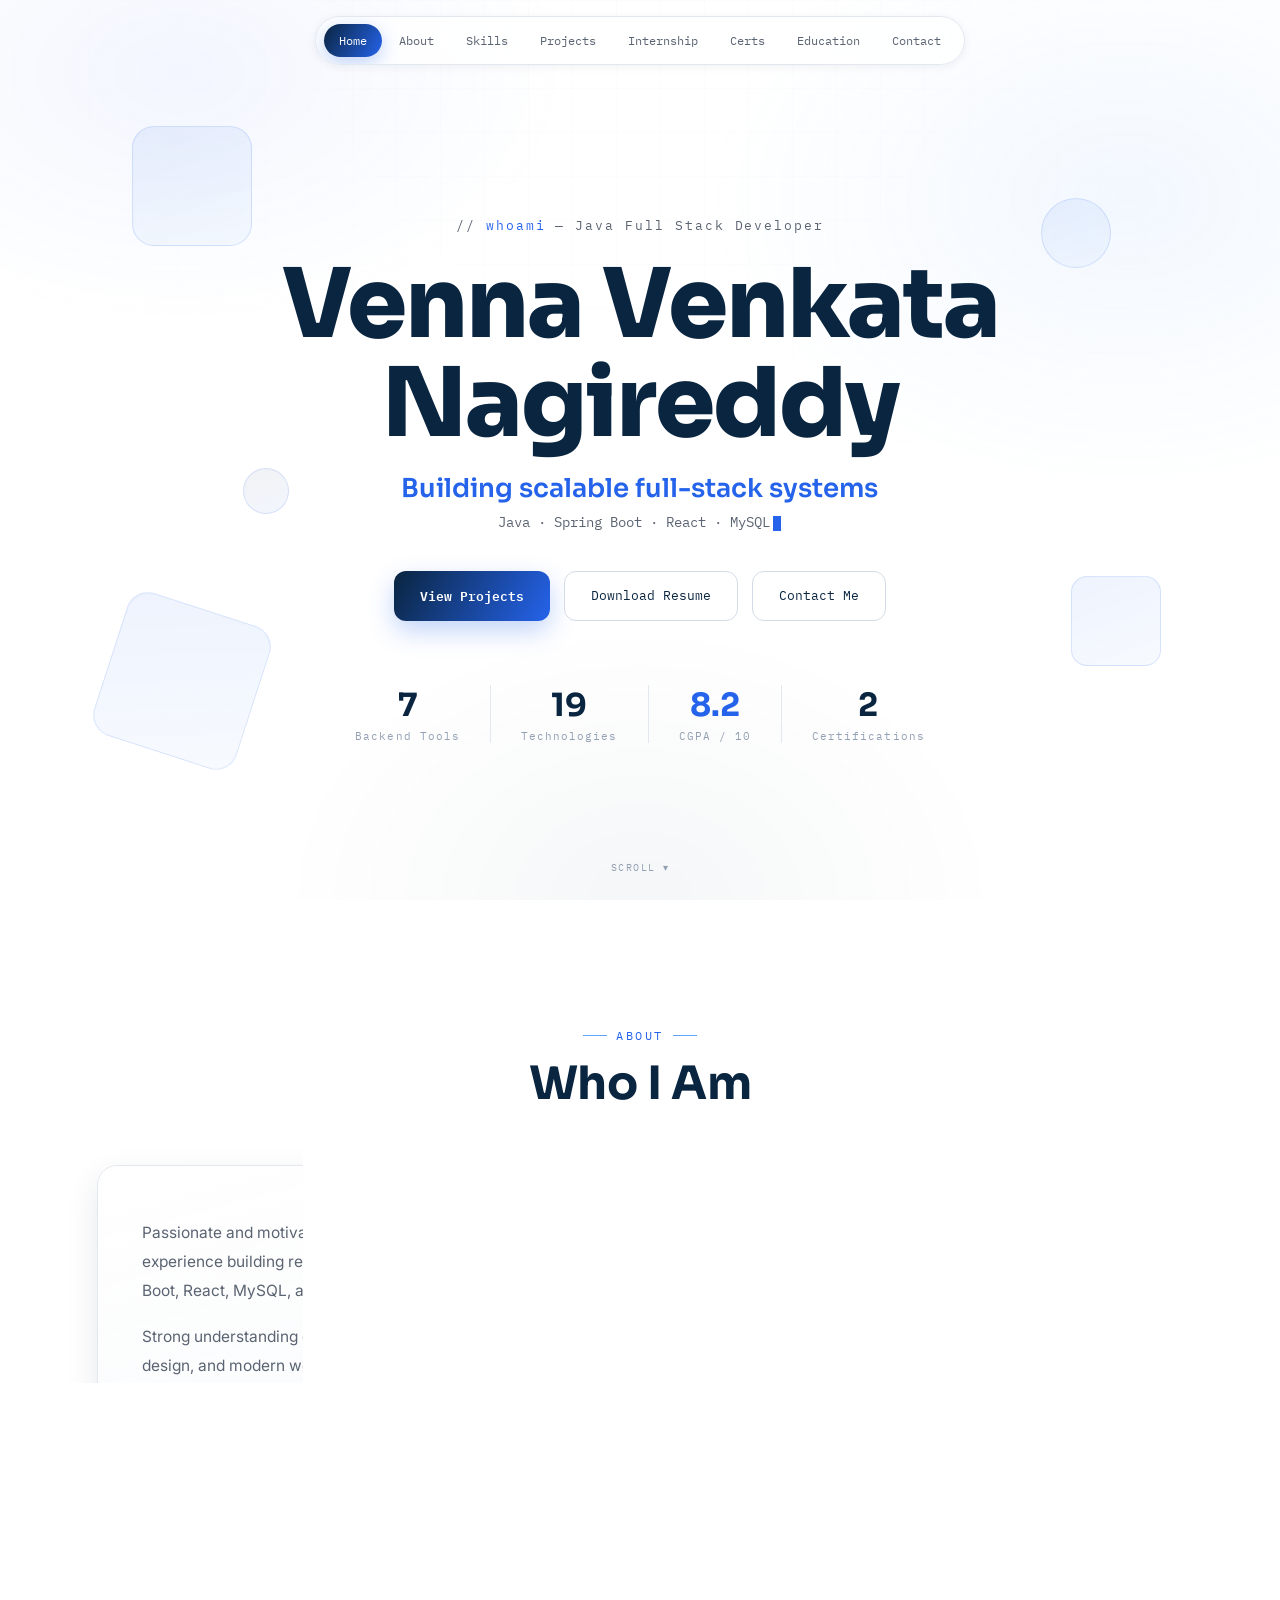
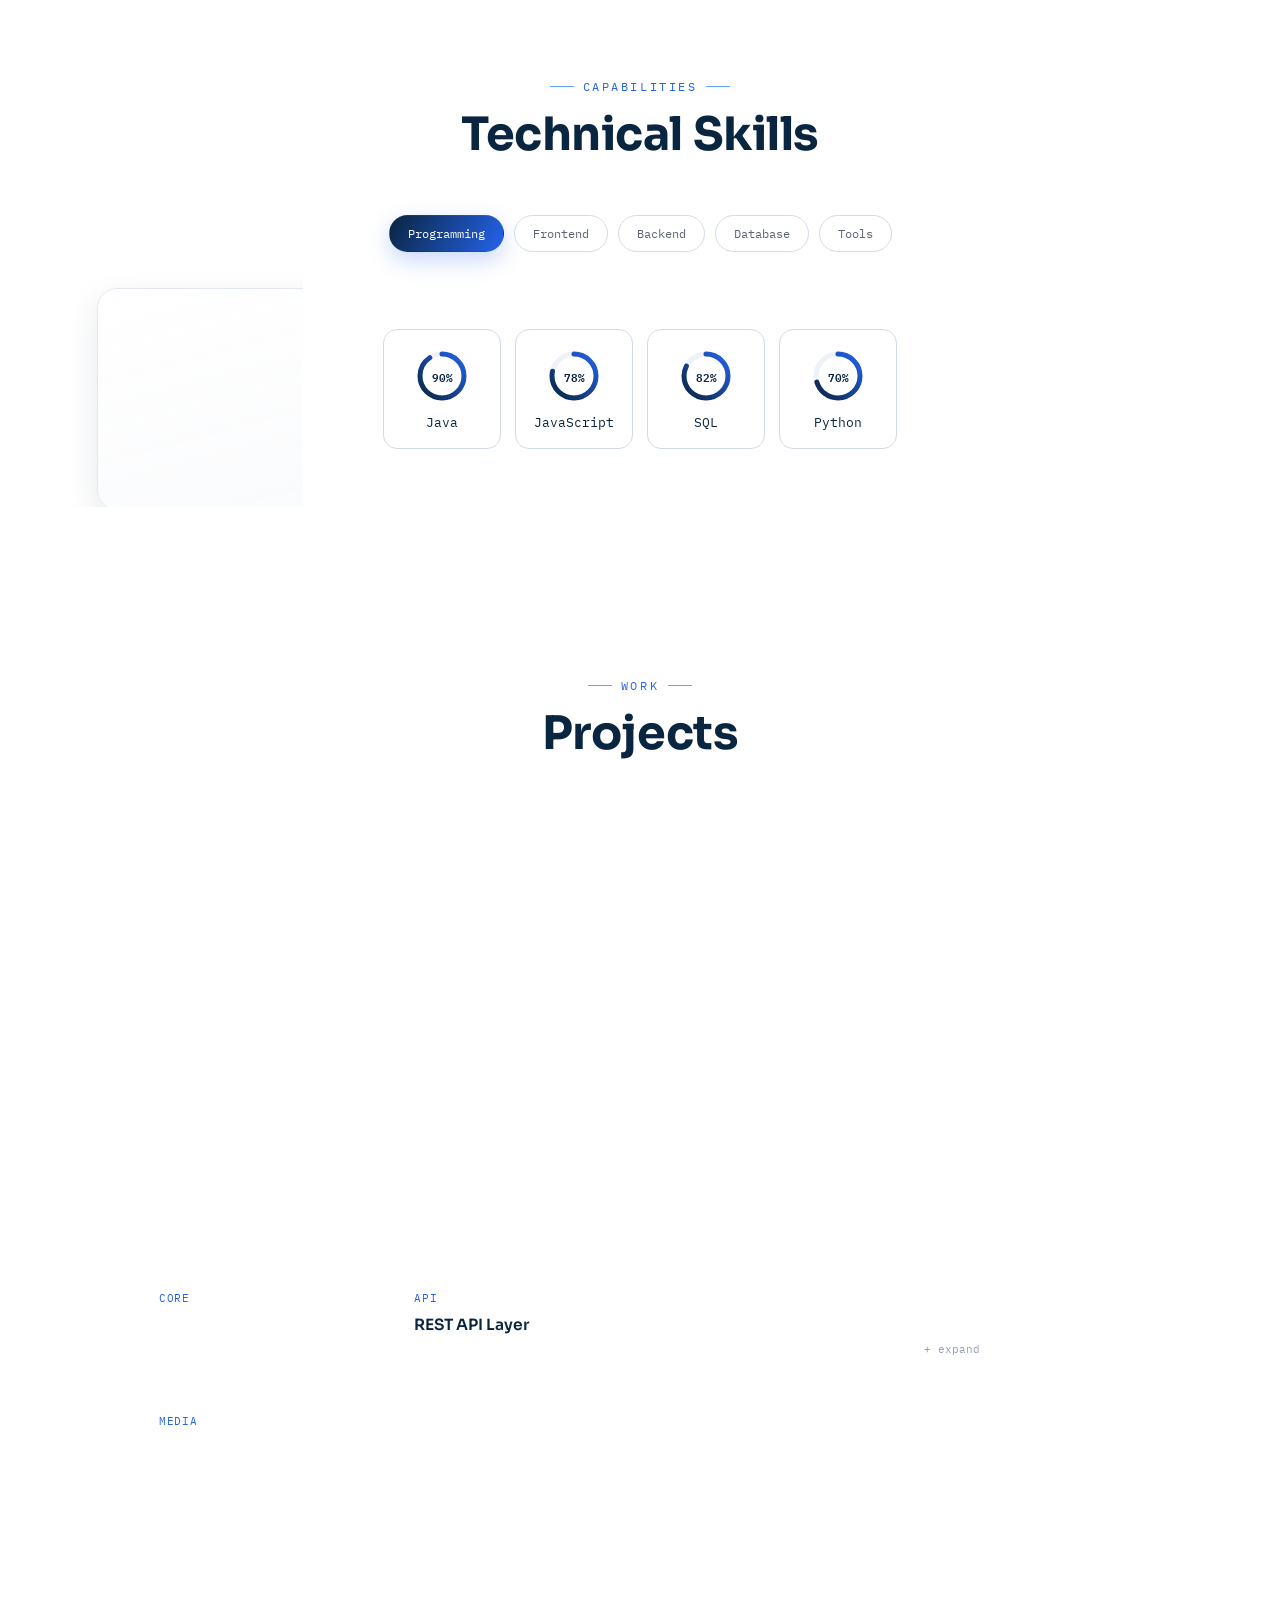
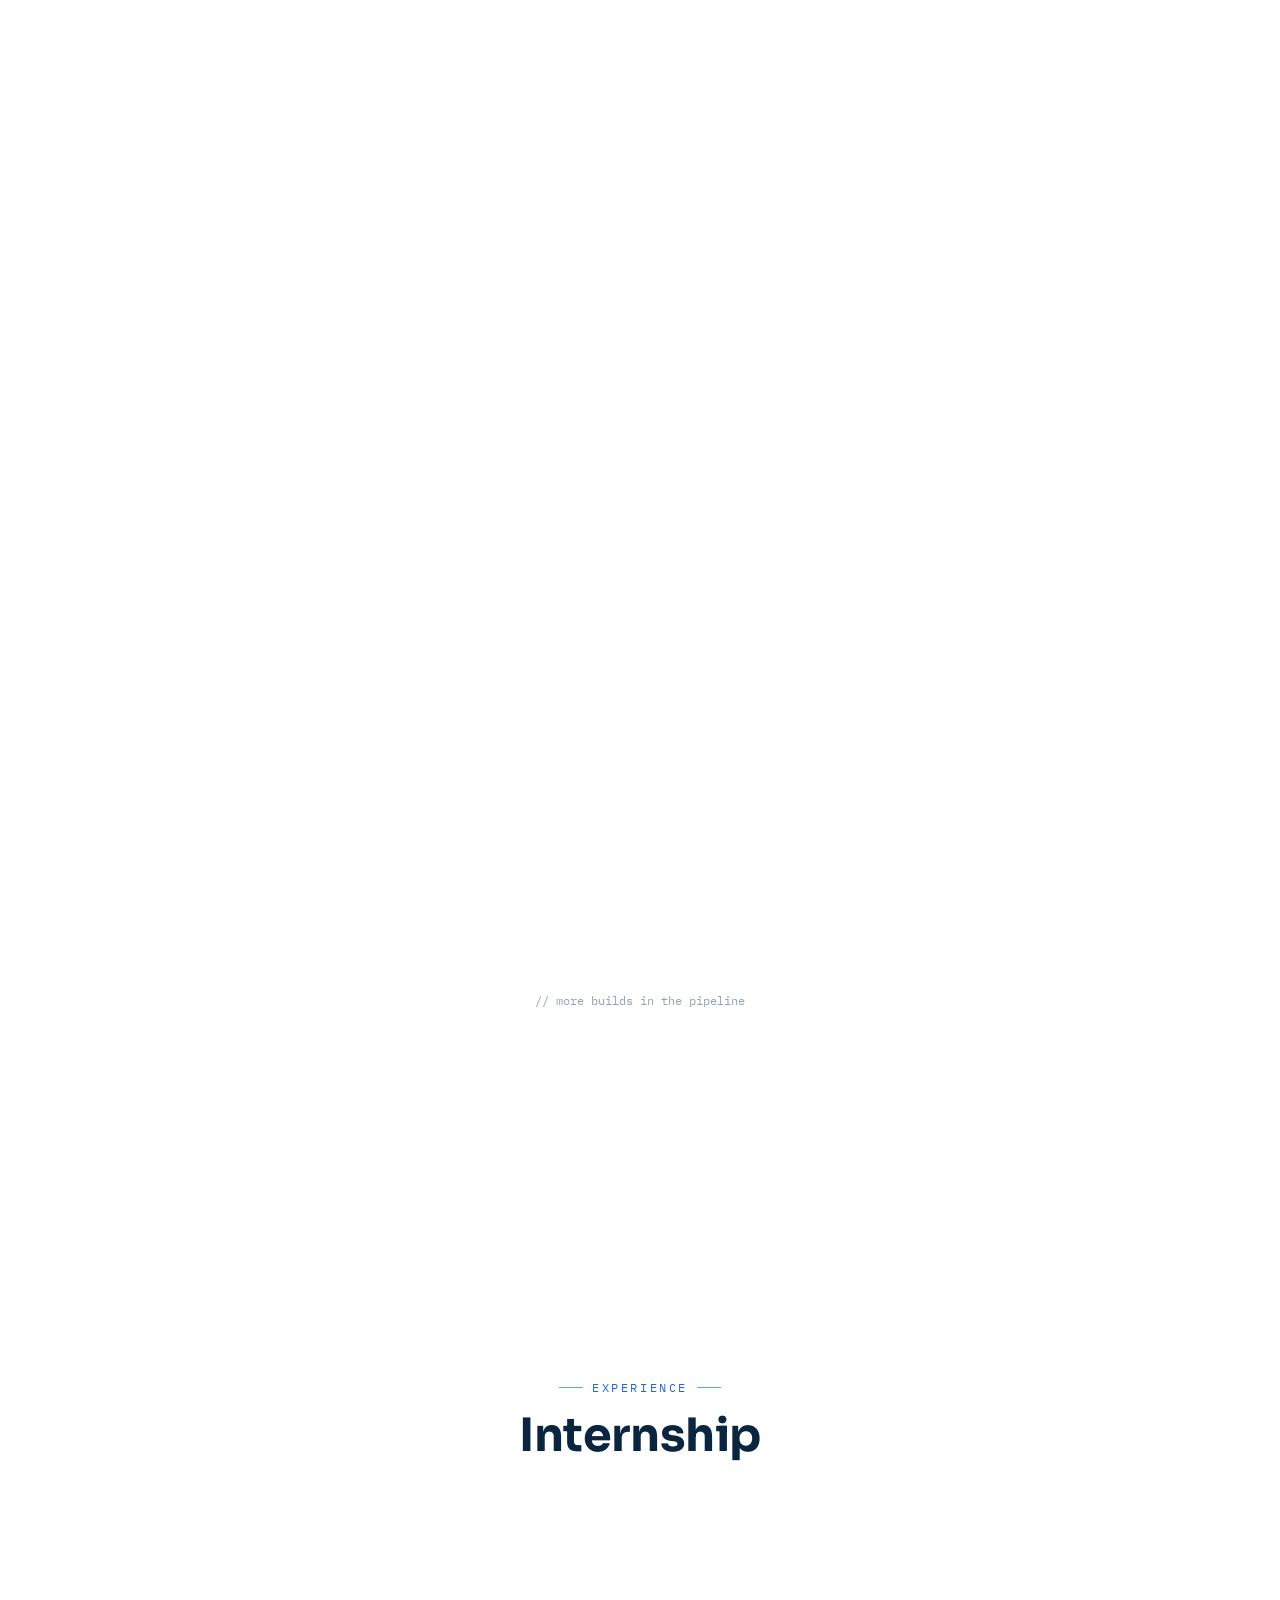
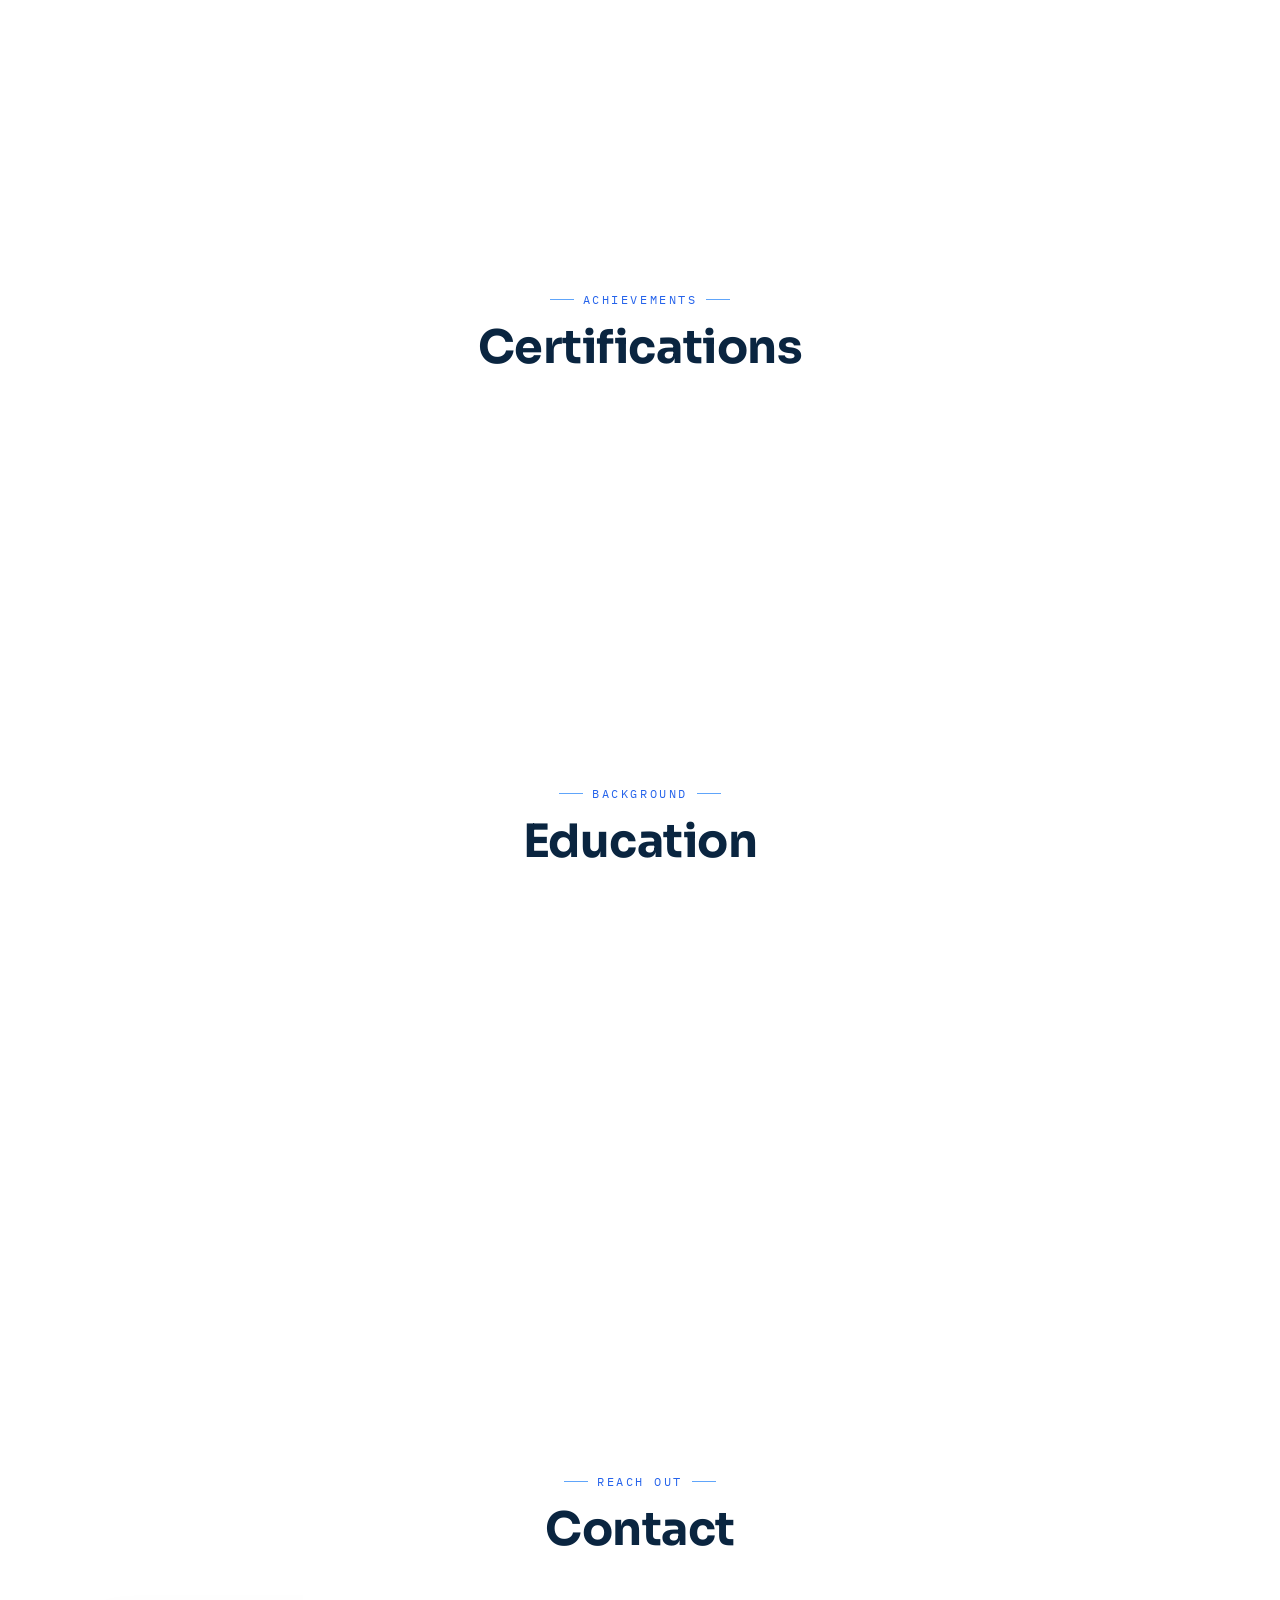
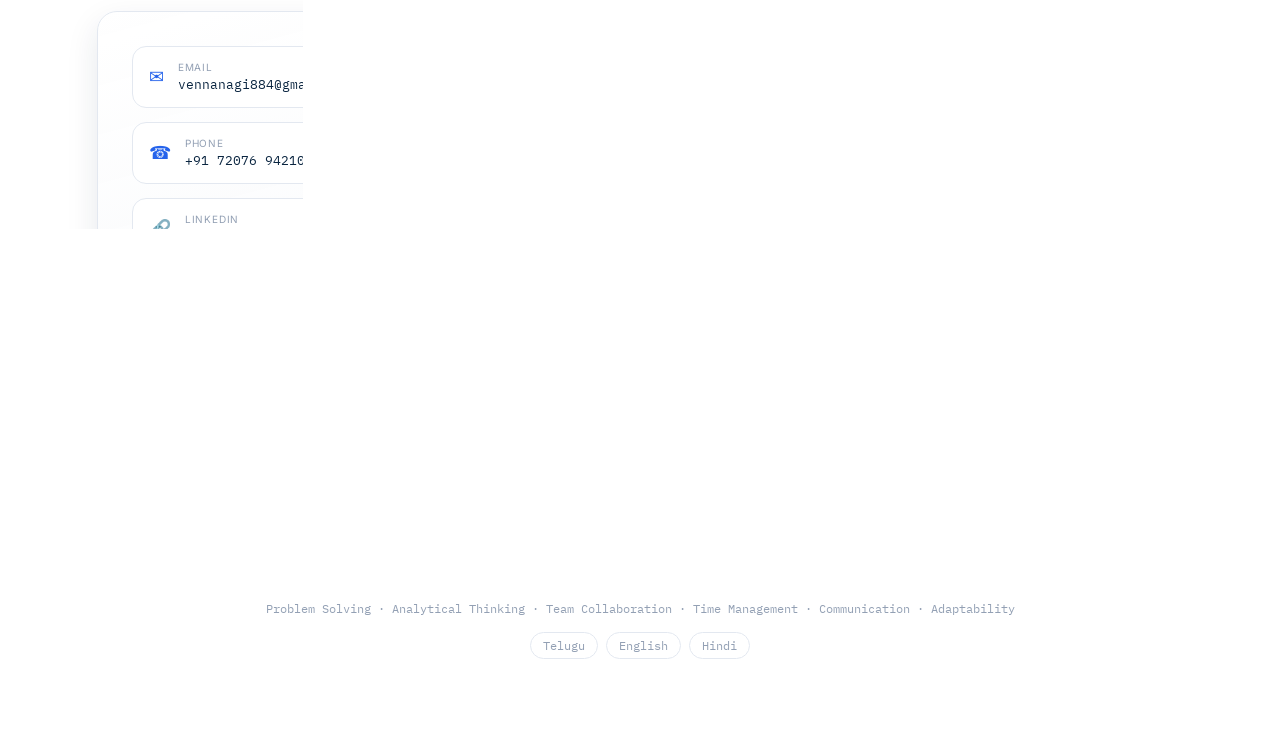
<file: portfolio_premium.html>
<!DOCTYPE html>
<html lang="en">
<head>
<meta charset="UTF-8">
<meta name="viewport" content="width=device-width, initial-scale=1.0">
<title>Venna Venkata Nagireddy — Java Full Stack Developer</title>
<link rel="preconnect" href="https://fonts.googleapis.com">
<link href="https://fonts.googleapis.com/css2?family=Sora:wght@500;600;700;800&family=Inter:wght@400;500;600;700&family=IBM+Plex+Mono:wght@400;500;600&display=swap" rel="stylesheet">
<style>
:root{
  --white:#FFFFFF;
  --navy:#0A2540;
  --navy-2:#102A43;
  --royal:#2563EB;
  --light-blue:#60A5FA;
  --panel:#F5F7FA;
  --panel-2:#EEF2F7;
  --ink:#1F2937;
  --ink-dim:#5B6472;
  --ink-faint:#93A0B4;
  --border:#E3E8F0;
  --border-strong:#D3DBE8;
  --shadow-sm:0 2px 10px rgba(10,37,64,.06);
  --shadow-md:0 12px 32px rgba(10,37,64,.10);
  --shadow-lg:0 30px 70px rgba(10,37,64,.14);
  --glow:0 0 0 4px rgba(37,99,235,.10);
  --sans:'Inter',-apple-system,BlinkMacSystemFont,'Segoe UI',sans-serif;
  --disp:'Sora',var(--sans);
  --mono:'IBM Plex Mono',ui-monospace,Menlo,Consolas,monospace;
}
*{ box-sizing:border-box; }
html{ scroll-behavior:smooth; }
@media (prefers-reduced-motion:reduce){
  html{ scroll-behavior:auto; }
  *{ animation-duration:.001ms !important; animation-iteration-count:1 !important; transition-duration:.001ms !important; }
}
body{
  margin:0; background:var(--white); color:var(--ink);
  font-family:var(--sans); overflow-x:hidden; -webkit-font-smoothing:antialiased;
}
a{ color:inherit; text-decoration:none; }
::selection{ background:rgba(37,99,235,.16); color:var(--navy); }
::-webkit-scrollbar{ width:10px; }
::-webkit-scrollbar-track{ background:var(--white); }
::-webkit-scrollbar-thumb{ background:var(--border-strong); border-radius:6px; }

.bg-glow{
  position:fixed; inset:0; z-index:-2; pointer-events:none;
  background:
    radial-gradient(650px 420px at 14% 8%, rgba(37,99,235,0.06), transparent 60%),
    radial-gradient(700px 500px at 88% 22%, rgba(96,165,250,0.08), transparent 60%),
    radial-gradient(600px 460px at 50% 100%, rgba(10,37,64,0.04), transparent 60%);
}
.grid-overlay{
  position:fixed; inset:0; z-index:-1; pointer-events:none; opacity:.5;
  background-image:
    linear-gradient(rgba(10,37,64,0.025) 1px, transparent 1px),
    linear-gradient(90deg, rgba(10,37,64,0.025) 1px, transparent 1px);
  background-size:44px 44px;
  mask-image:radial-gradient(circle at 50% 0%, black, transparent 70%);
}

/* ---------- Loader ---------- */
#loader{
  position:fixed; inset:0; z-index:999; background:var(--white);
  display:flex; flex-direction:column; align-items:center; justify-content:center; gap:18px;
  transition:opacity .6s ease, visibility .6s ease;
}
#loader.hide{ opacity:0; visibility:hidden; }
.loader-mark{ font-family:var(--mono); color:var(--royal); font-size:12.5px; letter-spacing:.18em; }
.loader-bar{ width:220px; height:2px; background:var(--border); border-radius:2px; overflow:hidden; }
.loader-fill{ height:100%; width:0%; background:linear-gradient(90deg,var(--royal),var(--light-blue)); animation:loadfill 1.3s ease forwards; }
@keyframes loadfill{ to{ width:100%; } }

/* ---------- Scroll progress ---------- */
#scroll-progress{
  position:fixed; top:0; left:0; height:3px; width:0%; z-index:200;
  background:linear-gradient(90deg,var(--navy),var(--royal),var(--light-blue));
}

/* ---------- Nav ---------- */
nav{
  position:fixed; top:16px; left:50%; transform:translateX(-50%); z-index:100;
  display:flex; align-items:center; gap:2px;
  background:rgba(255,255,255,0.72); backdrop-filter:blur(18px) saturate(160%);
  border:1px solid var(--border); border-radius:99px; padding:7px 8px;
  max-width:92vw; overflow-x:auto; scrollbar-width:none; box-shadow:var(--shadow-sm);
}
nav::-webkit-scrollbar{ display:none; }
nav a{
  font-family:var(--mono); font-size:11.5px; color:var(--ink-dim);
  padding:9px 15px; border-radius:99px; white-space:nowrap; transition:.25s; position:relative;
}
nav a:hover{ color:var(--navy); }
nav a.active{ color:#fff; background:linear-gradient(120deg,var(--navy),var(--royal)); box-shadow:0 6px 18px rgba(37,99,235,.28); }

/* ---------- Section shell ---------- */
section{ position:relative; padding:120px 6vw 40px; max-width:1240px; margin:0 auto; }
.section-head{ margin-bottom:56px; text-align:center; }
.eyebrow{
  font-family:var(--mono); font-size:11.5px; letter-spacing:.22em; color:var(--royal);
  display:inline-flex; align-items:center; gap:9px; margin-bottom:16px; text-transform:uppercase;
}
.eyebrow::before,.eyebrow::after{ content:''; width:24px; height:1px; background:var(--light-blue); }

.title-2{
  font-family:var(--disp); font-weight:700; margin:0; line-height:1.08; color:var(--navy);
  font-size:clamp(28px,4.6vw,46px); letter-spacing:-0.01em;
}

/* ---------- Glass panel base ---------- */
.glass{
  background:linear-gradient(165deg,rgba(255,255,255,.9),rgba(245,247,250,.85));
  border:1px solid var(--border); border-radius:20px;
  backdrop-filter:blur(16px) saturate(140%);
  box-shadow:var(--shadow-md);
}
.gradient-border{
  position:relative; border-radius:20px;
}
.gradient-border::before{
  content:''; position:absolute; inset:0; border-radius:20px; padding:1px;
  background:linear-gradient(135deg,rgba(37,99,235,.5),rgba(96,165,250,.15),rgba(10,37,64,.35));
  -webkit-mask:linear-gradient(#fff 0 0) content-box, linear-gradient(#fff 0 0);
  -webkit-mask-composite:xor; mask-composite:exclude; pointer-events:none;
}

/* ================= HERO ================= */
.hero{
  min-height:100vh; display:flex; flex-direction:column; align-items:center; justify-content:center;
  text-align:center; padding-top:100px; position:relative; overflow:hidden;
}
.hero-shapes{ position:absolute; inset:0; z-index:0; pointer-events:none; }
.shape{ position:absolute; border-radius:22px; background:linear-gradient(160deg,rgba(37,99,235,.08),rgba(96,165,250,.05)); border:1px solid rgba(37,99,235,.14); backdrop-filter:blur(4px); animation:drift 10s ease-in-out infinite; }
.shape.s1{ width:120px; height:120px; top:14%; left:9%; animation-delay:0s; }
.shape.s2{ width:70px; height:70px; top:22%; right:12%; border-radius:50%; animation-delay:1.4s; }
.shape.s3{ width:150px; height:150px; bottom:16%; left:7%; animation-delay:2.6s; transform:rotate(18deg); }
.shape.s4{ width:90px; height:90px; bottom:26%; right:8%; border-radius:16px; animation-delay:.8s; }
.shape.s5{ width:46px; height:46px; top:52%; left:18%; border-radius:50%; background:linear-gradient(160deg,rgba(10,37,64,.06),rgba(37,99,235,.06)); animation-delay:2s; }
@keyframes drift{ 0%,100%{ transform:translateY(0) rotate(0deg);} 50%{ transform:translateY(-22px) rotate(6deg);} }

.hero-inner{ position:relative; z-index:2; perspective:900px; }
.hero-tag{ font-family:var(--mono); font-size:13px; color:var(--ink-dim); letter-spacing:.15em; margin-bottom:22px; }
.hero-tag span{ color:var(--royal); }
h1.hero-name{
  font-family:var(--disp); font-weight:800; margin:0; line-height:1.03; color:var(--navy);
  font-size:clamp(40px,8vw,96px); letter-spacing:-0.02em;
  transition:transform .15s ease-out; transform-style:preserve-3d;
}
.hero-role{
  font-family:var(--disp); font-weight:600; font-size:clamp(17px,2.4vw,26px);
  margin:18px 0 8px; color:var(--royal);
}
.hero-typing{ font-family:var(--mono); font-size:14px; color:var(--ink-dim); min-height:20px; margin-bottom:38px; }
.hero-typing .cursor{ display:inline-block; width:8px; height:15px; background:var(--royal); margin-left:3px; vertical-align:middle; animation:blink 1s steps(1) infinite; }
@keyframes blink{ 50%{ opacity:0; } }

.hero-cta{ display:flex; gap:14px; flex-wrap:wrap; justify-content:center; margin-bottom:64px; }
.btn{
  font-family:var(--mono); font-size:13px; padding:14px 26px; border-radius:12px; cursor:pointer;
  border:1px solid var(--border-strong); transition:.3s; display:inline-flex; align-items:center; gap:8px;
  position:relative; overflow:hidden;
}
.btn-primary{
  background:linear-gradient(120deg,var(--navy),var(--royal)); color:#fff; font-weight:600; border:none;
  box-shadow:0 10px 26px rgba(37,99,235,.28);
}
.btn-primary:hover{ transform:translateY(-3px); box-shadow:0 16px 34px rgba(37,99,235,.34); }
.btn-ghost{ color:var(--navy); background:#fff; }
.btn-ghost:hover{ border-color:var(--royal); color:var(--royal); transform:translateY(-3px); box-shadow:var(--shadow-sm); }
.ripple{ position:absolute; border-radius:50%; background:rgba(255,255,255,.5); transform:scale(0); animation:rip .6s ease-out; pointer-events:none; }
@keyframes rip{ to{ transform:scale(3); opacity:0; } }

.hero-stats{ display:flex; gap:0; flex-wrap:wrap; justify-content:center; }
.stat{ padding:0 30px; text-align:center; border-right:1px solid var(--border); }
.stat:last-child{ border-right:none; }
.stat-num{ font-family:var(--disp); font-size:32px; font-weight:700; color:var(--navy); }
.stat-num span{ color:var(--royal); }
.stat-label{ font-family:var(--mono); font-size:10.5px; color:var(--ink-faint); letter-spacing:.1em; margin-top:4px; }
.scroll-hint{ position:absolute; bottom:26px; left:50%; transform:translateX(-50%); font-family:var(--mono); font-size:10px; color:var(--ink-faint); letter-spacing:.15em; z-index:2; animation:float 2.4s ease-in-out infinite; }
@keyframes float{ 0%,100%{ transform:translate(-50%,0);} 50%{ transform:translate(-50%,-8px);} }

/* reveal on scroll */
.reveal{ opacity:0; transform:translateY(28px); transition:opacity .7s ease, transform .7s ease; }
.reveal.in{ opacity:1; transform:translateY(0); }

/* ================= ABOUT ================= */
.about-widget{ padding:44px; display:grid; grid-template-columns:1.1fr 1fr; gap:40px; align-items:center; }
@media (max-width:800px){ .about-widget{ grid-template-columns:1fr; } }
.about-widget p{ color:var(--ink-dim); font-size:15.5px; line-height:1.85; margin:0 0 18px; }
.about-facts{ display:grid; grid-template-columns:1fr 1fr; gap:14px; }
.fact{ background:var(--panel); border:1px solid var(--border); border-radius:14px; padding:18px; transition:.3s; }
.fact:hover{ border-color:var(--light-blue); transform:translateY(-4px); box-shadow:var(--shadow-sm); }
.fact-k{ font-family:var(--mono); font-size:10px; color:var(--ink-faint); letter-spacing:.1em; margin-bottom:6px; }
.fact-v{ font-family:var(--disp); font-size:15px; color:var(--navy); font-weight:600; }

/* ================= SKILLS ================= */
.skill-tabs{ display:flex; gap:10px; justify-content:center; flex-wrap:wrap; margin-bottom:36px; }
.skill-tab{
  font-family:var(--mono); font-size:12px; padding:10px 18px; border-radius:99px;
  border:1px solid var(--border-strong); color:var(--ink-dim); cursor:pointer; transition:.25s; background:#fff;
}
.skill-tab.active{ color:#fff; background:linear-gradient(120deg,var(--navy),var(--royal)); border-color:transparent; box-shadow:0 8px 22px rgba(37,99,235,.26); }
.skill-panel{ display:none; padding:40px; min-height:220px; }
.skill-panel.active{ display:block; }
.skill-orbit{ display:flex; flex-wrap:wrap; gap:14px; justify-content:center; align-items:center; }
.chip-3d{
  font-family:var(--mono); font-size:13.5px; padding:0; border-radius:14px;
  background:#fff; border:1px solid var(--border-strong); color:var(--navy); cursor:default;
  transition:transform .35s cubic-bezier(.2,.8,.2,1), box-shadow .35s, border-color .35s;
  opacity:0; display:flex; flex-direction:column; align-items:center; gap:10px; padding:18px 20px; width:118px;
}
.chip-3d.show{ animation:chipIn .5s ease forwards; }
@keyframes chipIn{ from{ opacity:0; transform:translateY(16px) scale(.9);} to{ opacity:1; transform:translateY(0) scale(1);} }
.chip-3d:hover{ transform:translateY(-6px) scale(1.05); border-color:var(--royal); box-shadow:var(--shadow-md); }
.meter{ position:relative; width:56px; height:56px; }
.meter svg{ transform:rotate(-90deg); }
.meter circle{ fill:none; stroke-width:5; }
.meter .track{ stroke:var(--panel-2); }
.meter .fill{ stroke:url(#meterGrad); stroke-linecap:round; transition:stroke-dashoffset 1s cubic-bezier(.2,.8,.2,1); }
.meter-pct{ position:absolute; inset:0; display:flex; align-items:center; justify-content:center; font-family:var(--mono); font-size:11px; color:var(--navy); font-weight:600; }
.chip-label{ font-size:12.5px; text-align:center; line-height:1.3; }

/* ================= PROJECTS ================= */
.project-feature{ padding:0; overflow:hidden; }
.pf-head{ display:flex; justify-content:space-between; align-items:flex-start; flex-wrap:wrap; gap:20px; padding:40px 40px 0; }
.pf-title{ font-family:var(--disp); font-size:28px; font-weight:700; margin:0 0 8px; color:var(--navy); }
.pf-sub{ color:var(--ink-dim); font-size:14px; }
.pf-badge{ font-family:var(--mono); font-size:11px; color:var(--royal); border:1px solid var(--light-blue); padding:6px 14px; border-radius:99px; background:rgba(96,165,250,.08); }
.pf-body{ padding:30px 40px 40px; }
.pf-overview{ color:var(--ink-dim); font-size:15px; line-height:1.8; max-width:70ch; margin-bottom:30px; }

.pf-stats{ display:grid; grid-template-columns:repeat(auto-fit,minmax(120px,1fr)); gap:14px; margin-bottom:32px; }
.pf-stat{ background:var(--panel); border:1px solid var(--border); border-radius:14px; padding:16px; text-align:center; }
.pf-stat-num{ font-family:var(--disp); font-size:24px; font-weight:700; color:var(--navy); }
.pf-stat-label{ font-family:var(--mono); font-size:10px; color:var(--ink-faint); letter-spacing:.08em; margin-top:4px; }

.marquee{ overflow:hidden; border-top:1px solid var(--border); border-bottom:1px solid var(--border); padding:16px 0; margin-bottom:34px; }
.marquee-track{ display:flex; gap:36px; width:max-content; animation:scroll-x 24s linear infinite; }
@keyframes scroll-x{ from{ transform:translateX(0);} to{ transform:translateX(-50%);} }
.marquee-item{ font-family:var(--mono); font-size:13px; color:var(--ink-faint); white-space:nowrap; display:flex; align-items:center; gap:8px; }
.marquee-item::before{ content:'◆'; color:var(--light-blue); font-size:9px; }

.feature-grid{ display:grid; grid-template-columns:repeat(auto-fit,minmax(230px,1fr)); gap:16px; margin-bottom:34px; }
.feature-card{
  background:#fff; border:1px solid var(--border); border-radius:16px; padding:20px;
  cursor:pointer; transition:.3s; transform-style:preserve-3d;
}
.feature-card:hover{ border-color:var(--light-blue); box-shadow:var(--shadow-md); }
.feature-card .fc-icon{ font-family:var(--mono); font-size:10.5px; color:var(--royal); margin-bottom:10px; letter-spacing:.08em; }
.feature-card .fc-title{ font-family:var(--disp); font-size:15.5px; font-weight:600; margin-bottom:8px; color:var(--navy); }
.feature-card .fc-desc{ font-size:13px; color:var(--ink-dim); line-height:1.6; max-height:0; overflow:hidden; opacity:0; transition:max-height .4s ease, opacity .4s ease; }
.feature-card.open .fc-desc{ max-height:200px; opacity:1; margin-top:6px; }
.feature-card .fc-toggle{ font-family:var(--mono); font-size:11px; color:var(--ink-faint); }

/* Architecture diagram - signature element */
.blueprint{
  position:relative; margin-bottom:34px; padding:34px 26px; border-radius:18px;
  background:linear-gradient(165deg,var(--navy),var(--navy-2));
  background-image:
    linear-gradient(165deg,var(--navy),var(--navy-2)),
    linear-gradient(rgba(255,255,255,.05) 1px, transparent 1px),
    linear-gradient(90deg, rgba(255,255,255,.05) 1px, transparent 1px);
  background-size:auto, 28px 28px, 28px 28px;
  overflow:hidden;
}
.blueprint-label{ font-family:var(--mono); font-size:10.5px; color:var(--light-blue); letter-spacing:.18em; margin-bottom:22px; text-align:center; }
.arch-flow{ display:flex; flex-direction:column; align-items:center; gap:0; position:relative; z-index:1; }
.arch-node{
  font-family:var(--mono); font-size:12.5px; padding:13px 22px; border-radius:10px; border:1px solid rgba(96,165,250,.35);
  color:#EAF1FF; background:rgba(255,255,255,.06); cursor:pointer; transition:.3s; text-align:center; width:min(320px,86%);
}
.arch-node:hover, .arch-node.open{ border-color:var(--light-blue); background:rgba(96,165,250,.14); box-shadow:0 0 0 3px rgba(96,165,250,.14); }
.arch-node-detail{ font-family:var(--sans); font-size:12px; color:#B9C7DE; max-height:0; overflow:hidden; opacity:0; transition:max-height .4s ease, opacity .4s ease, margin .4s ease; width:min(320px,86%); text-align:left; line-height:1.6; }
.arch-node.open + .arch-node-detail{ max-height:120px; opacity:1; margin:8px 0 4px; padding:0 4px; }
.arch-connector{ width:1px; height:20px; background:linear-gradient(180deg,rgba(96,165,250,.5),rgba(96,165,250,.1)); }

.placeholder-carousel{ display:flex; gap:14px; overflow-x:auto; padding-bottom:8px; margin-bottom:30px; }
.ph-slide{
  flex:0 0 240px; height:150px; border-radius:14px; border:1px solid var(--border);
  background:linear-gradient(135deg,rgba(37,99,235,.07),rgba(96,165,250,.1));
  display:flex; align-items:center; justify-content:center; font-family:var(--mono); font-size:11px; color:var(--ink-dim); letter-spacing:.08em;
}

.pf-extra{ display:grid; grid-template-columns:1fr 1fr; gap:20px; margin-bottom:30px; }
@media (max-width:760px){ .pf-extra{ grid-template-columns:1fr; } }
.pf-extra-card{ background:var(--panel); border:1px solid var(--border); border-radius:16px; padding:22px; }
.pf-extra-card h4{ font-family:var(--disp); font-size:14px; color:var(--navy); margin:0 0 12px; letter-spacing:.02em; }
.pf-extra-card ul{ margin:0; padding-left:18px; color:var(--ink-dim); font-size:13.5px; line-height:1.75; }

.pf-actions{ display:flex; gap:14px; flex-wrap:wrap; }

.wip-grid{ display:grid; grid-template-columns:repeat(auto-fit,minmax(260px,1fr)); gap:20px; margin-top:20px; }
.wip-card{ padding:26px; position:relative; overflow:hidden; }
.wip-tag{ font-family:var(--mono); font-size:10px; color:var(--royal); border:1px solid var(--light-blue); padding:4px 10px; border-radius:99px; display:inline-block; margin-bottom:14px; background:rgba(96,165,250,.08); }
.wip-title{ font-family:var(--disp); font-size:18px; font-weight:600; margin-bottom:8px; color:var(--navy); }
.wip-desc{ font-size:13px; color:var(--ink-faint); line-height:1.6; }

/* ================= TIMELINE ================= */
.timeline{ position:relative; padding-left:34px; }
.timeline::before{ content:''; position:absolute; left:8px; top:6px; bottom:6px; width:2px; background:linear-gradient(180deg,var(--royal),var(--light-blue)); border-radius:2px; }
.t-item{ position:relative; padding:0 0 40px 26px; }
.t-item:last-child{ padding-bottom:0; }
.t-dot{ position:absolute; left:-34px; top:4px; width:14px; height:14px; border-radius:50%; background:#fff; border:2px solid var(--royal); }
.t-date{ font-family:var(--mono); font-size:11px; color:var(--royal); margin-bottom:6px; letter-spacing:.05em; }
.t-title{ font-family:var(--disp); font-size:17px; font-weight:600; margin-bottom:4px; color:var(--navy); }
.t-sub{ font-size:13.5px; color:var(--ink-dim); margin-bottom:10px; }
.t-list{ margin:0; padding-left:18px; color:var(--ink-dim); font-size:13.5px; line-height:1.7; }

/* ================= CERTIFICATIONS ================= */
.cert-grid{ display:grid; grid-template-columns:repeat(auto-fit,minmax(260px,1fr)); gap:22px; }
.cert-card{ perspective:1000px; height:190px; }
.cert-inner{ position:relative; width:100%; height:100%; transition:transform .6s cubic-bezier(.2,.8,.2,1); transform-style:preserve-3d; }
.cert-card:hover .cert-inner{ transform:rotateY(180deg); }
.cert-face{ position:absolute; inset:0; border-radius:18px; backface-visibility:hidden; padding:24px; display:flex; flex-direction:column; justify-content:center; }
.cert-front{ background:#fff; border:1px solid var(--border); box-shadow:var(--shadow-sm); }
.cert-back{ background:linear-gradient(160deg,var(--navy),var(--navy-2)); border:1px solid var(--navy); transform:rotateY(180deg); }
.cert-badge-icon{ width:30px; height:30px; margin-bottom:10px; }
.cert-name{ font-family:var(--disp); font-size:16px; font-weight:600; margin-bottom:6px; color:var(--navy); }
.cert-date{ font-family:var(--mono); font-size:11px; color:var(--royal); }
.cert-skills{ font-size:12.5px; color:#DCE6F7; line-height:1.6; }
.cert-verify{ margin-top:12px; display:inline-flex; align-self:flex-start; font-family:var(--mono); font-size:10.5px; color:var(--light-blue); border:1px solid rgba(96,165,250,.4); padding:6px 12px; border-radius:99px; }
.cert-hint{ position:absolute; bottom:12px; right:16px; font-family:var(--mono); font-size:9.5px; color:var(--ink-faint); }

/* ================= CONTACT ================= */
.contact-grid{ display:grid; grid-template-columns:1fr 1fr; gap:30px; }
@media (max-width:800px){ .contact-grid{ grid-template-columns:1fr; } }
.contact-links{ padding:34px; display:flex; flex-direction:column; gap:14px; }
.clink{ display:flex; align-items:center; gap:14px; padding:14px 16px; border-radius:14px; border:1px solid var(--border); background:#fff; transition:.25s; }
.clink:hover{ border-color:var(--light-blue); transform:translateX(6px); box-shadow:var(--shadow-sm); }
.clink .ci{ font-size:18px; color:var(--royal); }
.clink .cv{ font-family:var(--mono); font-size:13px; color:var(--navy); }
.clink .ck{ font-size:10px; color:var(--ink-faint); letter-spacing:.08em; display:block; }

.contact-form{ padding:34px; display:flex; flex-direction:column; gap:16px; }
.field{ display:flex; flex-direction:column; gap:6px; }
.field label{ font-family:var(--mono); font-size:10.5px; color:var(--ink-faint); letter-spacing:.1em; }
.field input, .field textarea{
  background:var(--panel); border:1px solid var(--border); border-radius:12px; padding:12px 14px;
  color:var(--ink); font-family:var(--sans); font-size:14px; outline:none; transition:.25s; resize:vertical;
}
.field input:focus, .field textarea:focus{ border-color:var(--royal); box-shadow:var(--glow); background:#fff; }
.field.invalid input, .field.invalid textarea{ border-color:#DC2626; }
.field-err{ font-family:var(--mono); font-size:10.5px; color:#DC2626; min-height:14px; }
.form-msg{ font-family:var(--mono); font-size:12px; color:var(--royal); min-height:16px; }

footer{ text-align:center; padding:50px 6vw 70px; color:var(--ink-faint); font-family:var(--mono); font-size:11.5px; }
footer .fchips{ display:flex; gap:8px; flex-wrap:wrap; justify-content:center; margin-top:16px; }
footer .fchip{ border:1px solid var(--border); padding:5px 12px; border-radius:99px; }
</style>
</head>
<body>

<div class="bg-glow"></div>
<div class="grid-overlay"></div>

<div id="loader">
  <div class="loader-mark">LOADING PORTFOLIO…</div>
  <div class="loader-bar"><div class="loader-fill"></div></div>
</div>

<div id="scroll-progress"></div>

<nav id="nav">
  <a href="#hero" data-target="hero" class="active">Home</a>
  <a href="#about" data-target="about">About</a>
  <a href="#skills" data-target="skills">Skills</a>
  <a href="#projects" data-target="projects">Projects</a>
  <a href="#internship" data-target="internship">Internship</a>
  <a href="#certifications" data-target="certifications">Certs</a>
  <a href="#education" data-target="education">Education</a>
  <a href="#contact" data-target="contact">Contact</a>
</nav>

<!-- ================= HERO ================= -->
<section class="hero" id="hero">
  <div class="hero-shapes">
    <div class="shape s1"></div>
    <div class="shape s2"></div>
    <div class="shape s3"></div>
    <div class="shape s4"></div>
    <div class="shape s5"></div>
  </div>
  <div class="hero-inner">
    <div class="hero-tag">// <span>whoami</span> — Java Full Stack Developer</div>
    <h1 class="hero-name" id="heroName">Venna Venkata<br>Nagireddy</h1>
    <div class="hero-role">Building scalable full-stack systems</div>
    <div class="hero-typing" id="typing"></div>
    <div class="hero-cta">
      <a href="#projects" class="btn btn-primary">View Projects</a>
      <a href="mailto:vennanagi884@gmail.com?subject=Resume%20Request" class="btn btn-ghost">Download Resume</a>
      <a href="#contact" class="btn btn-ghost">Contact Me</a>
    </div>
    <div class="hero-stats">
      <div class="stat"><div class="stat-num" data-count="7">0</div><div class="stat-label">Backend Tools</div></div>
      <div class="stat"><div class="stat-num" data-count="19">0</div><div class="stat-label">Technologies</div></div>
      <div class="stat"><div class="stat-num"><span data-decimal="8.2">0.0</span></div><div class="stat-label">CGPA / 10</div></div>
      <div class="stat"><div class="stat-num" data-count="2">0</div><div class="stat-label">Certifications</div></div>
    </div>
  </div>
  <div class="scroll-hint">SCROLL ▾</div>
</section>

<!-- ================= ABOUT ================= -->
<section id="about">
  <div class="section-head reveal">
    <div class="eyebrow">About</div>
    <h2 class="title-2">Who I Am</h2>
  </div>
  <div class="glass about-widget reveal">
    <div>
      <p>Passionate and motivated Java Full Stack Developer with hands-on experience building responsive web applications using Java, Spring Boot, React, MySQL, and REST APIs.</p>
      <p>Strong understanding of object-oriented programming, database design, and modern web development practices — skilled at developing scalable backend services alongside user-friendly frontend interfaces.</p>
    </div>
    <div class="about-facts">
      <div class="fact"><div class="fact-k">LOCATION</div><div class="fact-v">Guntur, AP</div></div>
      <div class="fact"><div class="fact-k">ROLE</div><div class="fact-v">Full Stack Dev</div></div>
      <div class="fact"><div class="fact-k">FOCUS</div><div class="fact-v">Java · Spring · React</div></div>
      <div class="fact"><div class="fact-k">GOAL</div><div class="fact-v">Product-based SDE role</div></div>
      <div class="fact"><div class="fact-k">CGPA</div><div class="fact-v">8.2 / 10</div></div>
      <div class="fact"><div class="fact-k">LANGUAGES</div><div class="fact-v">Telugu · English · Hindi</div></div>
    </div>
  </div>
</section>

<!-- ================= SKILLS ================= -->
<section id="skills">
  <div class="section-head reveal">
    <div class="eyebrow">Capabilities</div>
    <h2 class="title-2">Technical Skills</h2>
  </div>
  <div class="reveal">
    <div class="skill-tabs">
      <div class="skill-tab active" data-skill="programming">Programming</div>
      <div class="skill-tab" data-skill="frontend">Frontend</div>
      <div class="skill-tab" data-skill="backend">Backend</div>
      <div class="skill-tab" data-skill="database">Database</div>
      <div class="skill-tab" data-skill="tools">Tools</div>
    </div>
    <div class="glass">
      <div class="skill-panel active" data-panel="programming"><div class="skill-orbit"></div></div>
      <div class="skill-panel" data-panel="frontend"><div class="skill-orbit"></div></div>
      <div class="skill-panel" data-panel="backend"><div class="skill-orbit"></div></div>
      <div class="skill-panel" data-panel="database"><div class="skill-orbit"></div></div>
      <div class="skill-panel" data-panel="tools"><div class="skill-orbit"></div></div>
    </div>
  </div>
</section>

<!-- ================= PROJECTS ================= -->
<section id="projects">
  <div class="section-head reveal">
    <div class="eyebrow">Work</div>
    <h2 class="title-2">Projects</h2>
  </div>

  <!-- Featured: DealHunts -->
  <div class="glass project-feature reveal">
    <div class="pf-head">
      <div>
        <h3 class="pf-title">DealHunts</h3>
        <div class="pf-sub">E-commerce Price Comparison &amp; Product Management Platform · 4 months · Feb 2026</div>
      </div>
      <div class="pf-badge">★ Featured Project</div>
    </div>
    <div class="pf-body">
      <p class="pf-overview">A full-stack platform for comparing product prices and managing e-commerce operations across vendors — built end to end, from the REST API layer to the admin, vendor and user dashboards.</p>

      <div class="pf-stats">
        <div class="pf-stat"><div class="pf-stat-num">3</div><div class="pf-stat-label">ROLE DASHBOARDS</div></div>
        <div class="pf-stat"><div class="pf-stat-num">6</div><div class="pf-stat-label">CORE MODULES</div></div>
        <div class="pf-stat"><div class="pf-stat-num">5</div><div class="pf-stat-label">ARCHITECTURE LAYERS</div></div>
        <div class="pf-stat"><div class="pf-stat-num">4</div><div class="pf-stat-label">MONTHS BUILT</div></div>
      </div>

      <div class="marquee">
        <div class="marquee-track" id="techMarquee"></div>
      </div>

      <div class="feature-grid" id="featureGrid"></div>

      <div class="blueprint">
        <div class="blueprint-label">// SYSTEM ARCHITECTURE — click a layer to expand</div>
        <div class="arch-flow" id="archFlow"></div>
      </div>

      <div class="placeholder-carousel">
        <div class="ph-slide">ADMIN DASHBOARD</div>
        <div class="ph-slide">VENDOR PANEL</div>
        <div class="ph-slide">USER STOREFRONT</div>
        <div class="ph-slide">PRODUCT COMPARE VIEW</div>
      </div>

      <div class="pf-extra">
        <div class="pf-extra-card">
          <h4>Challenges &amp; Solutions</h4>
          <ul>
            <li>Keeping product data consistent across vendors — solved with a normalized schema and validation at the API layer.</li>
            <li>Securing role-based access for admins, vendors and users — solved with JWT auth and route-level authorization.</li>
            <li>Handling product image storage at scale — solved by offloading uploads to Cloudinary.</li>
          </ul>
        </div>
        <div class="pf-extra-card">
          <h4>Future Enhancements</h4>
          <ul>
            <li>Price-drop alerts and notification system.</li>
            <li>Advanced analytics for vendor performance.</li>
            <li>Caching layer to speed up product comparison queries.</li>
          </ul>
        </div>
      </div>

      <div class="pf-actions">
        <a class="btn btn-primary" href="https://github.com/vennanagi" target="_blank" rel="noopener">View on GitHub</a>
        <a class="btn btn-ghost" href="#contact">Live preview — ask me</a>
        <a class="btn btn-ghost" href="#" onclick="document.querySelector('.blueprint').scrollIntoView({behavior:'smooth'});return false;">View Architecture</a>
      </div>
    </div>
  </div>

  <!-- Other / in-progress projects -->
  <div class="reveal" style="margin-top:30px;">
    <p style="font-family:var(--mono); font-size:12px; color:var(--ink-faint); text-align:center; margin-bottom:6px;">// more builds in the pipeline</p>
    <div class="wip-grid">
      <div class="glass wip-card">
        <span class="wip-tag">In Development</span>
        <div class="wip-title">Email Spam Detection</div>
        <div class="wip-desc">A classifier to flag spam emails. Details, tech stack, and results are being finalized — check back soon.</div>
      </div>
      <div class="glass wip-card">
        <span class="wip-tag">In Development</span>
        <div class="wip-title">Cyber Security Analyzer</div>
        <div class="wip-desc">A tool for surfacing security issues in code or traffic. Scope and stack still being defined.</div>
      </div>
      <div class="glass wip-card">
        <span class="wip-tag">In Development</span>
        <div class="wip-title">Data Insight Studio</div>
        <div class="wip-desc">A data exploration &amp; visualization workspace. Coming once the core build is ready to show.</div>
      </div>
    </div>
  </div>
</section>

<!-- ================= INTERNSHIP ================= -->
<section id="internship">
  <div class="section-head reveal">
    <div class="eyebrow">Experience</div>
    <h2 class="title-2">Internship</h2>
  </div>
  <div class="glass reveal" style="padding:44px;">
    <div class="timeline">
      <div class="t-item">
        <div class="t-dot"></div>
        <div class="t-date">2025</div>
        <div class="t-title">AI Models &amp; Engineering Research Society</div>
        <div class="t-sub">Internship</div>
        <ul class="t-list">
          <li>Learned and worked with pre-trained AI models and AI development tools.</li>
          <li>Gained practical knowledge of model inference, transfer learning, and model evaluation.</li>
        </ul>
      </div>
    </div>
  </div>
</section>

<!-- ================= CERTIFICATIONS ================= -->
<section id="certifications">
  <div class="section-head reveal">
    <div class="eyebrow">Achievements</div>
    <h2 class="title-2">Certifications</h2>
  </div>
  <div class="cert-grid reveal">
    <div class="cert-card">
      <div class="cert-inner">
        <div class="cert-face cert-front">
          <svg class="cert-badge-icon" viewBox="0 0 24 24" fill="none" stroke="#2563EB" stroke-width="1.6"><circle cx="12" cy="9" r="6"/><path d="M8 14.5 6 22l6-3 6 3-2-7.5"/></svg>
          <div class="cert-name">Java Programming Certification</div>
          <div class="cert-date">June 2025 · 2 months</div>
        </div>
        <div class="cert-face cert-back">
          <div class="cert-skills">Core Java, Object-Oriented Programming, Collections, Exception Handling, Java Fundamentals.</div>
          <div class="cert-verify">✓ Verified</div>
          <div class="cert-hint">hover ↺</div>
        </div>
      </div>
    </div>
    <div class="cert-card">
      <div class="cert-inner">
        <div class="cert-face cert-front">
          <svg class="cert-badge-icon" viewBox="0 0 24 24" fill="none" stroke="#2563EB" stroke-width="1.6"><circle cx="12" cy="9" r="6"/><path d="M8 14.5 6 22l6-3 6 3-2-7.5"/></svg>
          <div class="cert-name">Python Programming Certification</div>
          <div class="cert-date">August 2023 · 2 months</div>
        </div>
        <div class="cert-face cert-back">
          <div class="cert-skills">Python Fundamentals, Data Structures, Programming Concepts, Problem Solving.</div>
          <div class="cert-verify">✓ Verified</div>
          <div class="cert-hint">hover ↺</div>
        </div>
      </div>
    </div>
  </div>
</section>

<!-- ================= EDUCATION ================= -->
<section id="education">
  <div class="section-head reveal">
    <div class="eyebrow">Background</div>
    <h2 class="title-2">Education</h2>
  </div>
  <div class="glass reveal" style="padding:44px;">
    <div class="timeline">
      <div class="t-item">
        <div class="t-dot"></div>
        <div class="t-date">Expected 2027</div>
        <div class="t-title">B.Tech, Computer Science &amp; Engineering (Data Science)</div>
        <div class="t-sub">NRI Institute of Technology, Guntur — CGPA: 8.2 / 10</div>
      </div>
      <div class="t-item">
        <div class="t-dot"></div>
        <div class="t-date">March 2023</div>
        <div class="t-title">Intermediate (MPC)</div>
        <div class="t-sub">Narayana Junior College, Guntur — 86.2%</div>
      </div>
      <div class="t-item">
        <div class="t-dot"></div>
        <div class="t-date">March 2021</div>
        <div class="t-title">Secondary Board Examinations</div>
        <div class="t-sub">Kendriya Vidyalaya, Guntur — 65.6%</div>
      </div>
    </div>
  </div>
</section>

<!-- ================= CONTACT ================= -->
<section id="contact">
  <div class="section-head reveal">
    <div class="eyebrow">Reach Out</div>
    <h2 class="title-2">Contact</h2>
  </div>
  <div class="contact-grid reveal">
    <div class="glass contact-links">
      <a class="clink" href="mailto:vennanagi884@gmail.com"><span class="ci">✉</span><span><span class="ck">EMAIL</span><span class="cv">vennanagi884@gmail.com</span></span></a>
      <a class="clink" href="tel:+917207694210"><span class="ci">☎</span><span><span class="ck">PHONE</span><span class="cv">+91 72076 94210</span></span></a>
      <a class="clink" href="https://www.linkedin.com/in/venna-nagi-270b74368" target="_blank" rel="noopener"><span class="ci">🔗</span><span><span class="ck">LINKEDIN</span><span class="cv">venna-nagi-270b74368</span></span></a>
      <a class="clink" href="https://github.com/vennanagi" target="_blank" rel="noopener"><span class="ci">🐙</span><span><span class="ck">GITHUB</span><span class="cv">github.com/vennanagi</span></span></a>
      <a class="clink" href="mailto:vennanagi884@gmail.com?subject=Resume%20Request"><span class="ci">⇓</span><span><span class="ck">RESUME</span><span class="cv">Request via email</span></span></a>
    </div>
    <form class="glass contact-form" id="contactForm" novalidate>
      <div class="field" data-field="name"><label>NAME</label><input type="text" required placeholder="Your name"><div class="field-err"></div></div>
      <div class="field" data-field="email"><label>EMAIL</label><input type="email" required placeholder="you@example.com"><div class="field-err"></div></div>
      <div class="field" data-field="message"><label>MESSAGE</label><textarea rows="4" required placeholder="Say hello…"></textarea><div class="field-err"></div></div>
      <button type="submit" class="btn btn-primary" style="border:none; cursor:pointer; justify-content:center;">Send Message</button>
      <div class="form-msg" id="formMsg"></div>
    </form>
  </div>
</section>

<footer>
  <div>Problem Solving · Analytical Thinking · Team Collaboration · Time Management · Communication · Adaptability</div>
  <div class="fchips">
    <span class="fchip">Telugu</span><span class="fchip">English</span><span class="fchip">Hindi</span>
  </div>
</footer>

<svg width="0" height="0" style="position:absolute">
  <defs>
    <linearGradient id="meterGrad" x1="0" y1="0" x2="1" y2="1">
      <stop offset="0%" stop-color="#0A2540"/>
      <stop offset="100%" stop-color="#2563EB"/>
    </linearGradient>
  </defs>
</svg>

<script>
/* ---------- Loader ---------- */
window.addEventListener('load', () => {
  setTimeout(() => document.getElementById('loader').classList.add('hide'), 1100);
});

/* ---------- Scroll progress + active nav ---------- */
const progressBar = document.getElementById('scroll-progress');
window.addEventListener('scroll', () => {
  const h = document.documentElement;
  const pct = (h.scrollTop) / (h.scrollHeight - h.clientHeight) * 100;
  progressBar.style.width = pct + '%';
});

const navLinks = document.querySelectorAll('nav a');
const sections = document.querySelectorAll('section[id]');
const navObserver = new IntersectionObserver((entries) => {
  entries.forEach(e => {
    if(e.isIntersecting){
      navLinks.forEach(l => l.classList.toggle('active', l.dataset.target === e.target.id));
    }
  });
}, { rootMargin: '-40% 0px -50% 0px' });
sections.forEach(s => navObserver.observe(s));

/* ---------- Reveal on scroll ---------- */
const revealObserver = new IntersectionObserver((entries) => {
  entries.forEach(e => { if(e.isIntersecting) e.target.classList.add('in'); });
}, { threshold: 0.15 });
document.querySelectorAll('.reveal').forEach(el => revealObserver.observe(el));

/* ---------- Typing animation ---------- */
const phrases = ["Java · Spring Boot · React · MySQL", "REST APIs with JWT security", "From database schema to pixel-perfect UI"];
const typingEl = document.getElementById('typing');
let pIndex = 0, cIndex = 0, deleting = false;
function typeLoop(){
  const current = phrases[pIndex];
  if(!deleting){
    cIndex++;
    typingEl.innerHTML = current.slice(0,cIndex) + '<span class="cursor"></span>';
    if(cIndex === current.length){ deleting = true; setTimeout(typeLoop, 1400); return; }
  } else {
    cIndex--;
    typingEl.innerHTML = current.slice(0,cIndex) + '<span class="cursor"></span>';
    if(cIndex === 0){ deleting = false; pIndex = (pIndex+1) % phrases.length; }
  }
  setTimeout(typeLoop, deleting ? 28 : 55);
}
typeLoop();

/* ---------- Animated counters ---------- */
const counters = document.querySelectorAll('[data-count]');
const decimals = document.querySelectorAll('[data-decimal]');
function animateCount(el){
  const target = parseInt(el.dataset.count, 10);
  let cur = 0;
  const step = Math.max(1, Math.round(target/40));
  const t = setInterval(() => {
    cur += step;
    if(cur >= target){ cur = target; clearInterval(t); }
    el.textContent = cur;
  }, 30);
}
function animateDecimal(el){
  const target = parseFloat(el.dataset.decimal);
  let cur = 0;
  const t = setInterval(() => {
    cur += target/40;
    if(cur >= target){ cur = target; clearInterval(t); }
    el.textContent = cur.toFixed(1);
  }, 30);
}
const statObserver = new IntersectionObserver((entries) => {
  entries.forEach(e => {
    if(e.isIntersecting){
      counters.forEach(animateCount);
      decimals.forEach(animateDecimal);
      statObserver.disconnect();
    }
  });
}, { threshold: 0.5 });
statObserver.observe(document.querySelector('.hero-stats'));

/* ---------- Hero 3D tilt (mouse-follow) ---------- */
const heroName = document.getElementById('heroName');
const heroSection = document.getElementById('hero');
heroSection.addEventListener('mousemove', (e) => {
  const r = heroSection.getBoundingClientRect();
  const x = (e.clientX - r.left) / r.width - 0.5;
  const y = (e.clientY - r.top) / r.height - 0.5;
  heroName.style.transform = `rotateY(${x*6}deg) rotateX(${-y*6}deg)`;
});
heroSection.addEventListener('mouseleave', () => { heroName.style.transform = 'rotateY(0) rotateX(0)'; });

/* ---------- Skills data + circular meters ---------- */
const skillData = {
  programming: [["Java",90],["JavaScript",78],["SQL",82],["Python",70]],
  frontend: [["React.js",78],["HTML5",92],["CSS3",88]],
  backend: [["Spring Boot",85],["Spring MVC",80],["Spring Security",76],["REST APIs",88],["JWT",80],["Hibernate",78],["JPA",78]],
  database: [["MySQL",85]],
  tools: [["Git",88],["Postman",84],["Maven",76],["Eclipse",80],["IntelliJ IDEA",84],["VS Code",90],["Cloudinary",72]]
};
const R = 22, C = 2*Math.PI*R;
function meterSVG(pct){
  return `<div class="meter"><svg width="56" height="56" viewBox="0 0 56 56">
    <circle class="track" cx="28" cy="28" r="${R}"></circle>
    <circle class="fill" cx="28" cy="28" r="${R}" stroke-dasharray="${C}" stroke-dashoffset="${C}" data-target="${C - (pct/100)*C}"></circle>
  </svg><div class="meter-pct">${pct}%</div></div>`;
}
function renderSkillPanel(key){
  const panel = document.querySelector(`.skill-panel[data-panel="${key}"] .skill-orbit`);
  if(panel.dataset.rendered) return;
  panel.dataset.rendered = '1';
  skillData[key].forEach(([name, pct], i) => {
    const chip = document.createElement('div');
    chip.className = 'chip-3d';
    chip.innerHTML = meterSVG(pct) + `<div class="chip-label">${name}</div>`;
    chip.style.animationDelay = (i*70)+'ms';
    panel.appendChild(chip);
    requestAnimationFrame(() => {
      chip.classList.add('show');
      const fill = chip.querySelector('.fill');
      setTimeout(() => { fill.style.strokeDashoffset = fill.dataset.target; }, 120);
    });
  });
}
document.querySelectorAll('.skill-tab').forEach(tab => {
  tab.addEventListener('click', () => {
    document.querySelectorAll('.skill-tab').forEach(t => t.classList.remove('active'));
    document.querySelectorAll('.skill-panel').forEach(p => p.classList.remove('active'));
    tab.classList.add('active');
    const key = tab.dataset.skill;
    document.querySelector(`.skill-panel[data-panel="${key}"]`).classList.add('active');
    renderSkillPanel(key);
  });
});
renderSkillPanel('programming');

/* ---------- Tech marquee ---------- */
const techList = ["React.js","Spring Boot","Java","MySQL","JWT","Hibernate","JPA","Cloudinary","REST APIs","Spring Security"];
const marquee = document.getElementById('techMarquee');
[...techList, ...techList].forEach(t => {
  const el = document.createElement('div');
  el.className = 'marquee-item';
  el.textContent = t;
  marquee.appendChild(el);
});

/* ---------- DealHunts feature cards ---------- */
const features = [
  { icon:'CORE', title:'Full-Stack Platform', desc:'Built with React.js, Spring Boot, Java and MySQL end to end.' },
  { icon:'API', title:'REST API Layer', desc:'Designed & implemented REST APIs for product, vendor, inventory, category and brand management.' },
  { icon:'DATA', title:'Persistence Layer', desc:'Integrated JPA/Hibernate ORM with MySQL for efficient database operations.' },
  { icon:'AUTH', title:'Secure Access', desc:'JWT-based authentication with role-based authorization for admins, vendors and users.' },
  { icon:'MEDIA', title:'Media Pipeline', desc:'Cloudinary integration for optimized product image upload, storage and retrieval.' },
  { icon:'UI', title:'Role Dashboards', desc:'Scalable Admin, Vendor and User dashboards tailored to each role.' }
];
const featureGrid = document.getElementById('featureGrid');
features.forEach(f => {
  const card = document.createElement('div');
  card.className = 'feature-card';
  card.innerHTML = `<div class="fc-icon">${f.icon}</div><div class="fc-title">${f.title}</div><div class="fc-desc">${f.desc}</div><div class="fc-toggle">+ expand</div>`;
  card.addEventListener('click', () => card.classList.toggle('open'));
  card.addEventListener('mousemove', (e) => {
    const r = card.getBoundingClientRect();
    const x = (e.clientX - r.left)/r.width - 0.5;
    const y = (e.clientY - r.top)/r.height - 0.5;
    card.style.transform = `perspective(600px) rotateY(${x*6}deg) rotateX(${-y*6}deg)`;
  });
  card.addEventListener('mouseleave', () => { card.style.transform = 'none'; });
  featureGrid.appendChild(card);
});

/* ---------- Architecture blueprint (clickable expandable layers) ---------- */
const archLayers = [
  { name:'React.js — UI Layer', detail:'Component-driven storefront, comparison views and role dashboards.' },
  { name:'Spring Boot — REST API', detail:'Controllers and services exposing product, vendor and order endpoints.' },
  { name:'Spring Security + JWT', detail:'Token-based auth with role-based route protection for admin/vendor/user.' },
  { name:'JPA / Hibernate', detail:'ORM layer mapping entities to relational tables with transaction management.' },
  { name:'MySQL', detail:'Relational store for products, vendors, orders and inventory.' },
  { name:'Cloudinary', detail:'Image upload, optimization and CDN delivery for product media.' }
];
const archFlow = document.getElementById('archFlow');
archLayers.forEach((layer, i) => {
  if(i > 0){
    const conn = document.createElement('div');
    conn.className = 'arch-connector';
    archFlow.appendChild(conn);
  }
  const node = document.createElement('div');
  node.className = 'arch-node';
  node.textContent = layer.name;
  node.addEventListener('click', () => node.classList.toggle('open'));
  archFlow.appendChild(node);
  const detail = document.createElement('div');
  detail.className = 'arch-node-detail';
  detail.textContent = layer.detail;
  archFlow.appendChild(detail);
});

/* ---------- Button ripple ---------- */
document.querySelectorAll('.btn').forEach(btn => {
  btn.addEventListener('click', function(e){
    const r = this.getBoundingClientRect();
    const ripple = document.createElement('span');
    ripple.className = 'ripple';
    ripple.style.left = (e.clientX - r.left) + 'px';
    ripple.style.top = (e.clientY - r.top) + 'px';
    this.appendChild(ripple);
    setTimeout(() => ripple.remove(), 650);
  });
});

/* ---------- Contact form validation (no backend — local feedback) ---------- */
document.getElementById('contactForm').addEventListener('submit', (e) => {
  e.preventDefault();
  const form = e.target;
  const nameField = form.querySelector('[data-field="name"]');
  const emailField = form.querySelector('[data-field="email"]');
  const msgField = form.querySelector('[data-field="message"]');
  let valid = true;
  [nameField, emailField, msgField].forEach(f => { f.classList.remove('invalid'); f.querySelector('.field-err').textContent = ''; });

  const nameVal = nameField.querySelector('input').value.trim();
  const emailVal = emailField.querySelector('input').value.trim();
  const msgVal = msgField.querySelector('textarea').value.trim();

  if(!nameVal){ nameField.classList.add('invalid'); nameField.querySelector('.field-err').textContent = 'Please enter your name.'; valid = false; }
  if(!/^[^\s@]+@[^\s@]+\.[^\s@]+$/.test(emailVal)){ emailField.classList.add('invalid'); emailField.querySelector('.field-err').textContent = 'Please enter a valid email.'; valid = false; }
  if(!msgVal){ msgField.classList.add('invalid'); msgField.querySelector('.field-err').textContent = 'Please add a short message.'; valid = false; }

  const formMsg = document.getElementById('formMsg');
  if(!valid){ formMsg.textContent = ''; return; }
  formMsg.textContent = '✓ Message ready — this form has no backend yet, please use the email link to actually reach me.';
  form.reset();
});
</script>

</body>
</html>
</file>
